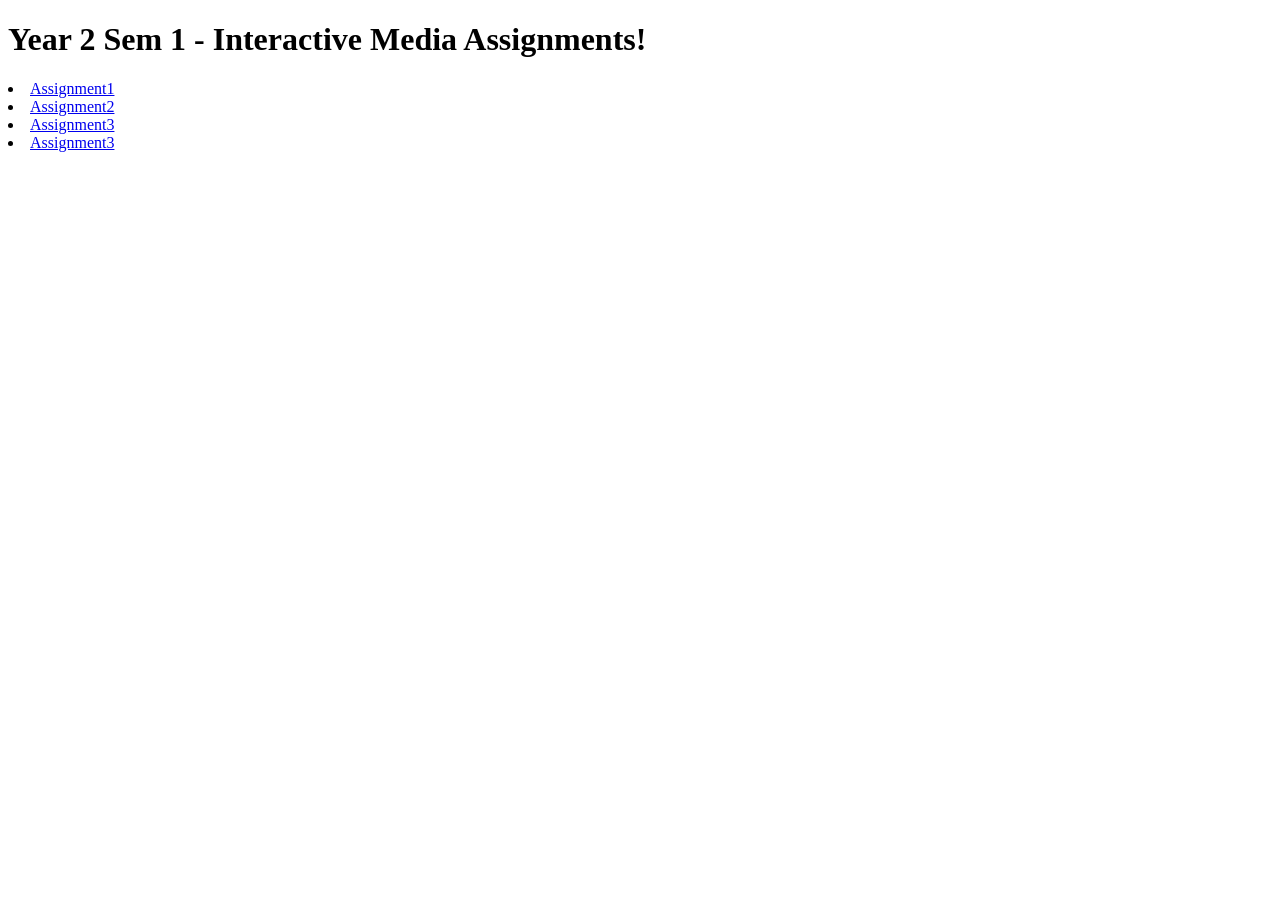
<file: index.html>
<!DOCTYPE html>
<html lang="en">
<head>
    <meta charset="UTF-8">
    <meta name="viewport" content="width=device-width, initial-scale=1.0">
    <title>Johnny's Assignments!</title>
</head>
<body>
    <h1>Year 2 Sem 1 - Interactive Media Assignments!</h1>
    <o1>
        <li><a href="Assignment1/">Assignment1</a></li>
        <li><a href="Assignment2/">Assignment2</a></li>
        <li><a href="Assignment3/">Assignment3</a></li>
        <li><a href="Assignment4/">Assignment3</a></li>
    </o1>
</body>
</html>
</file>
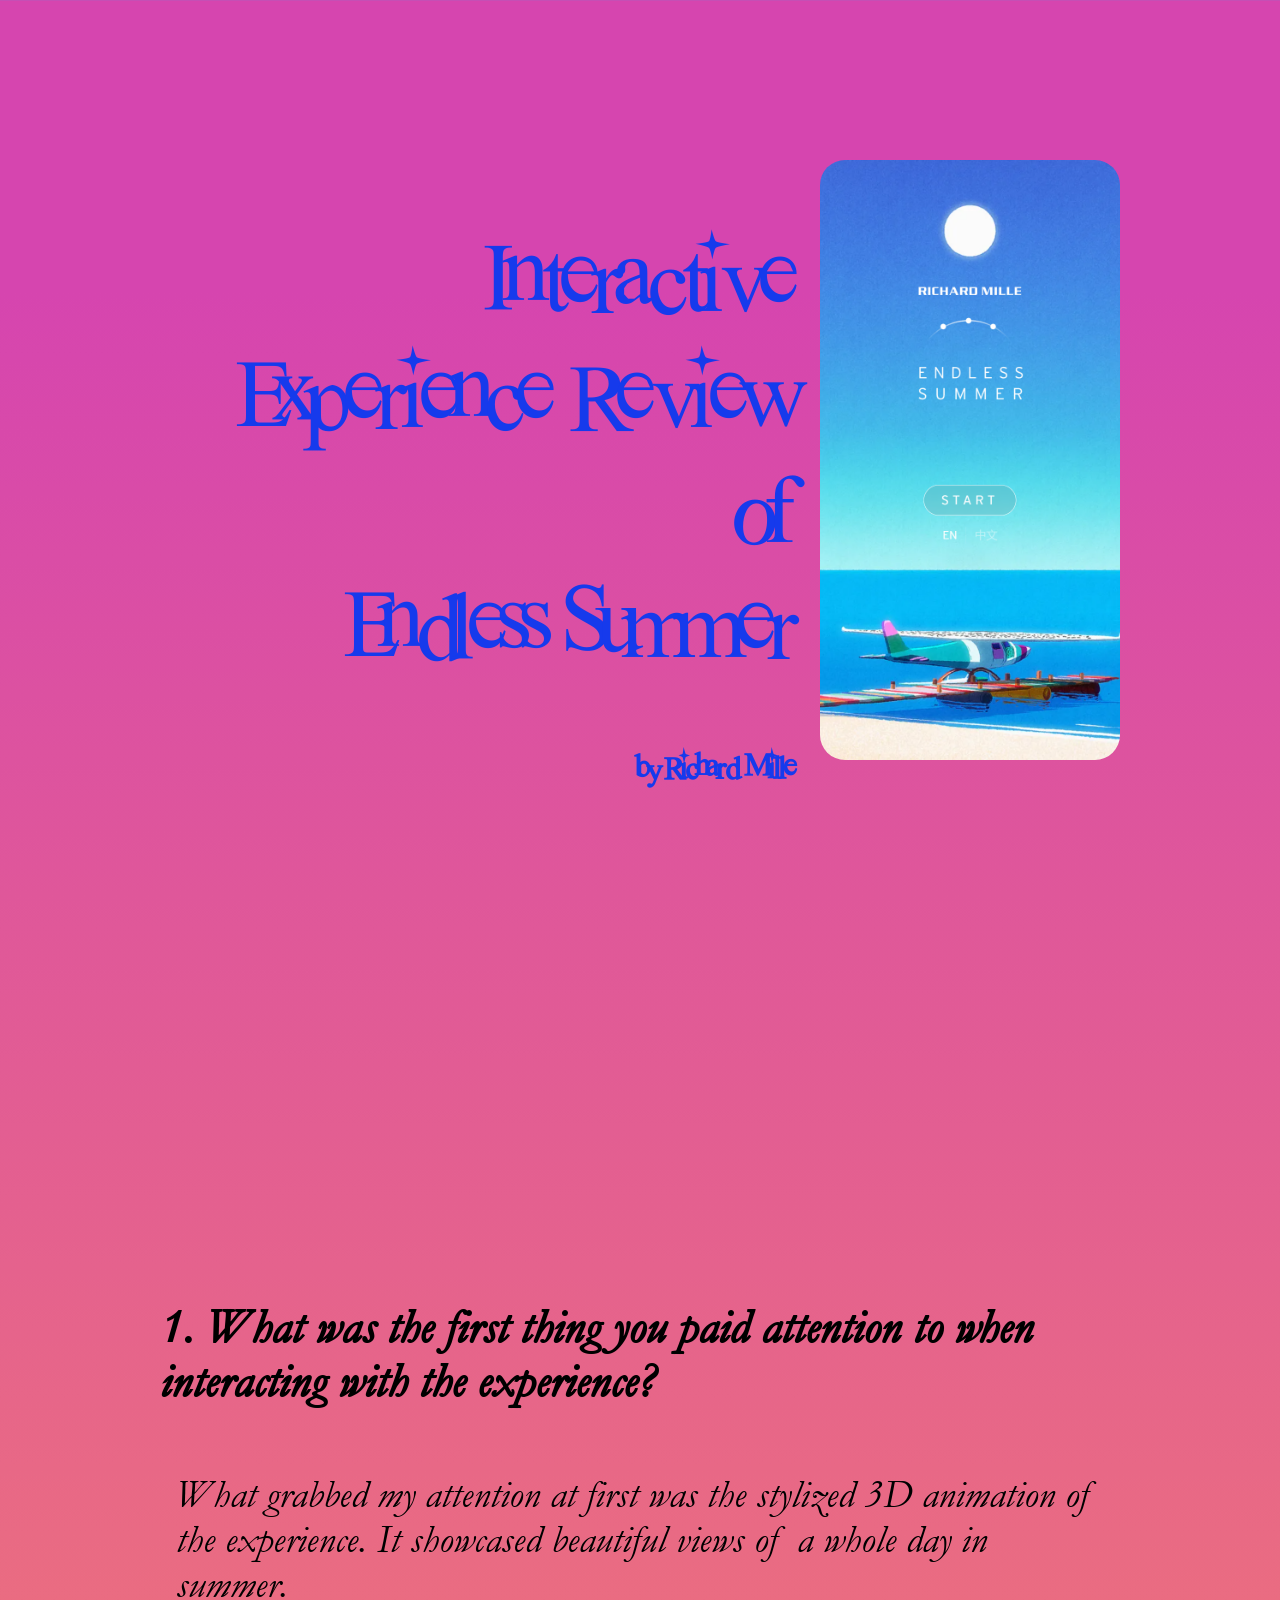
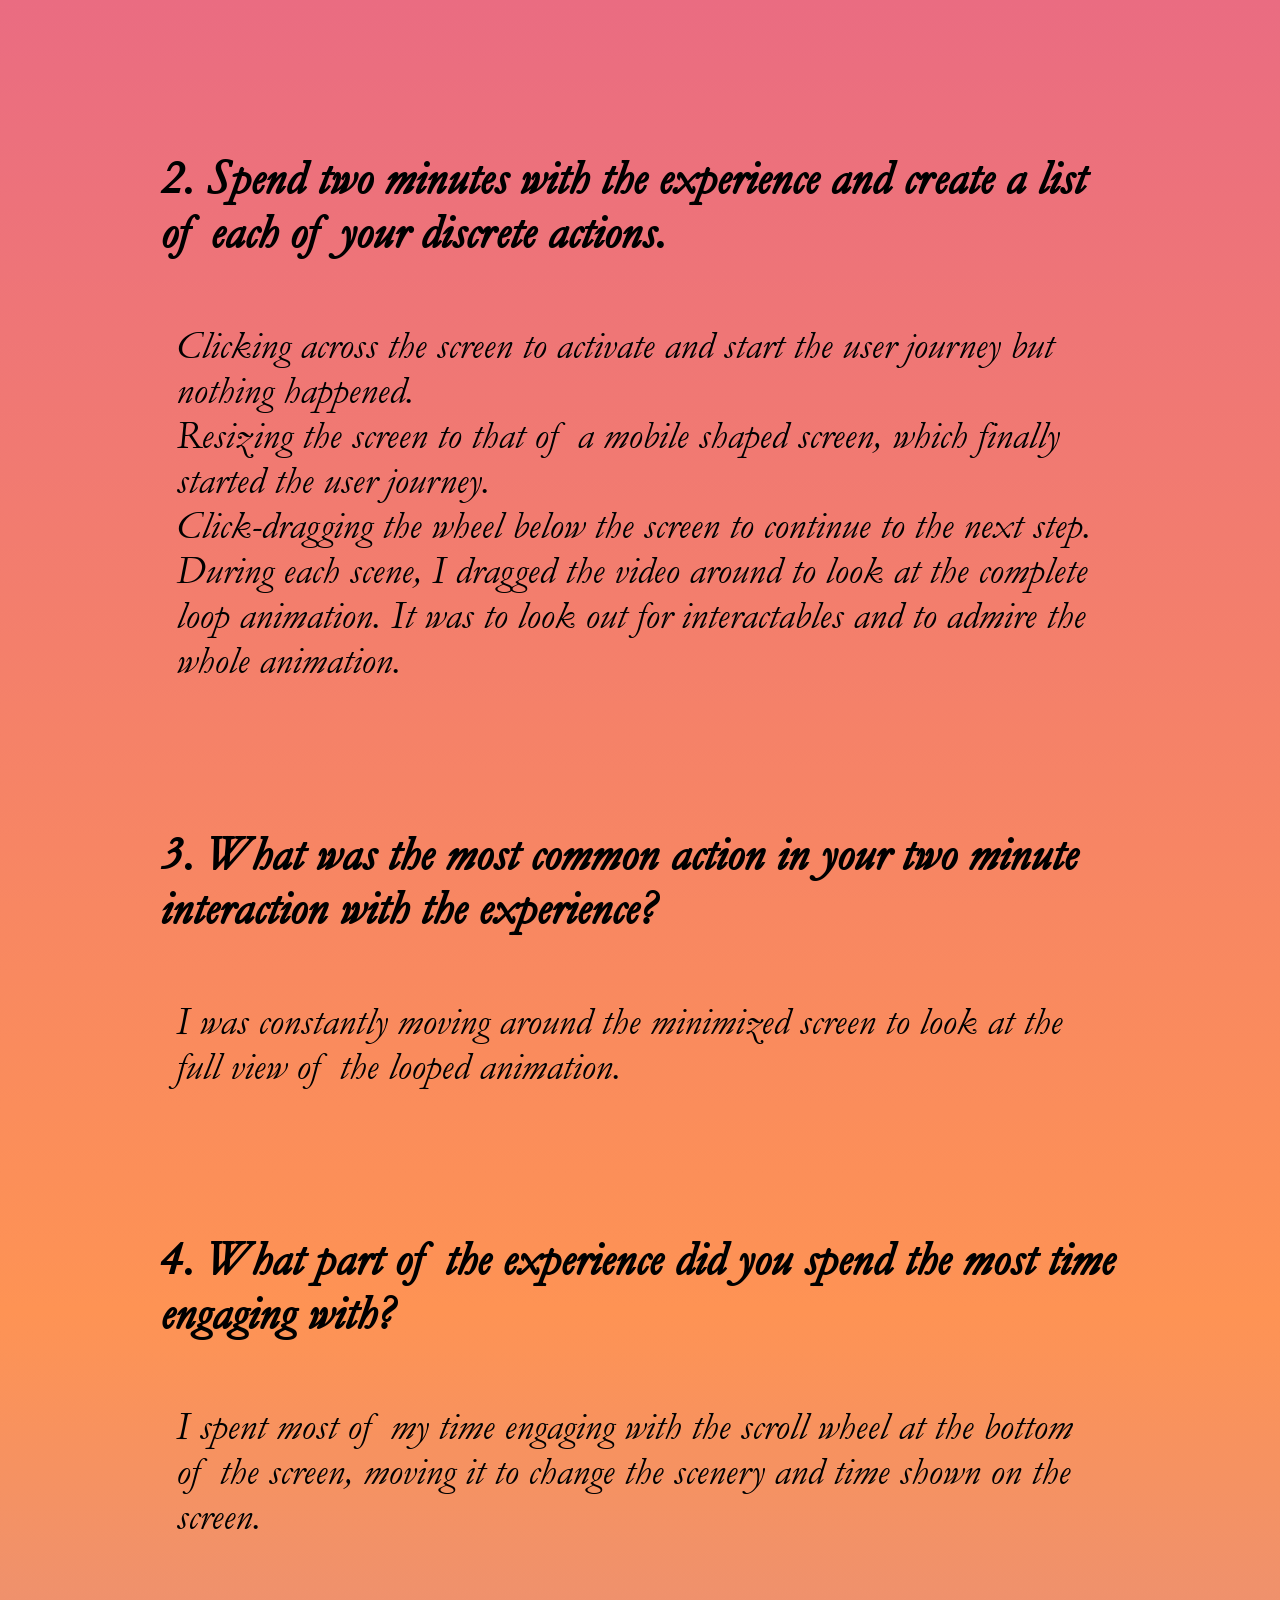
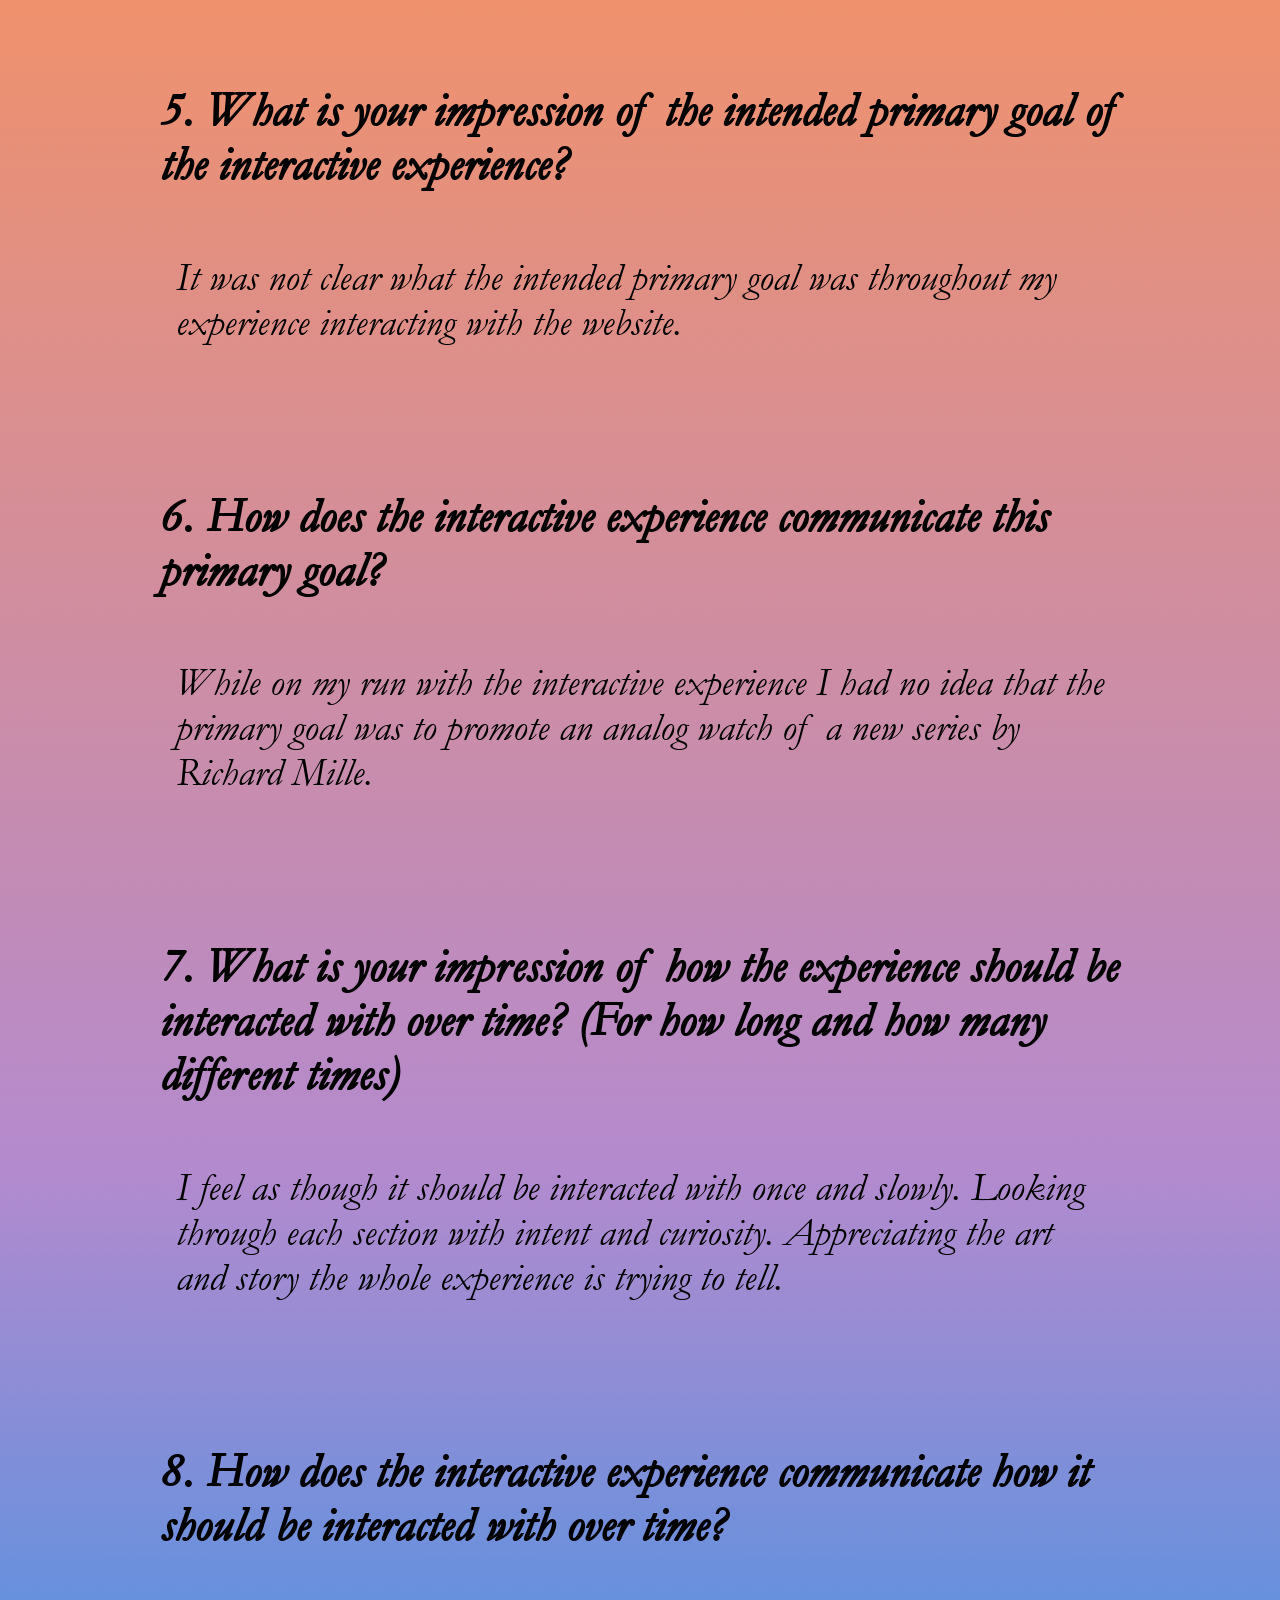
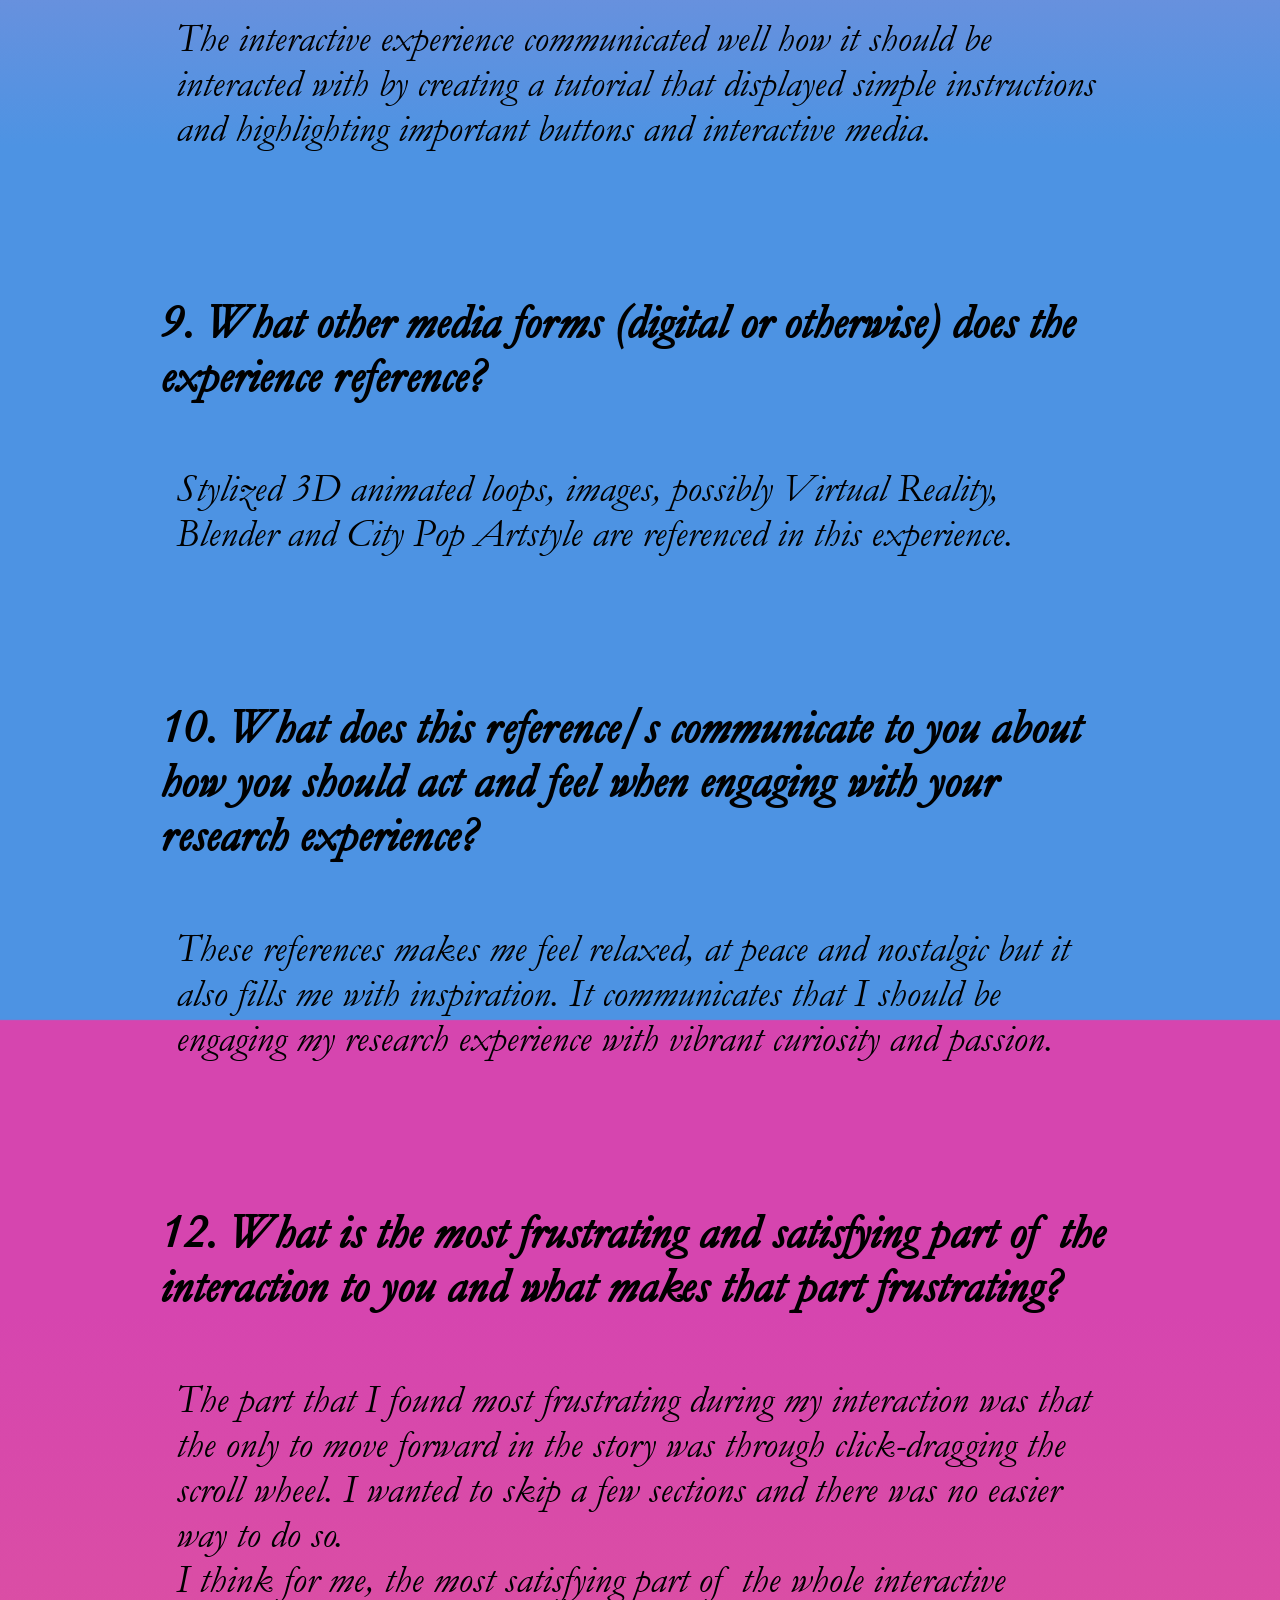
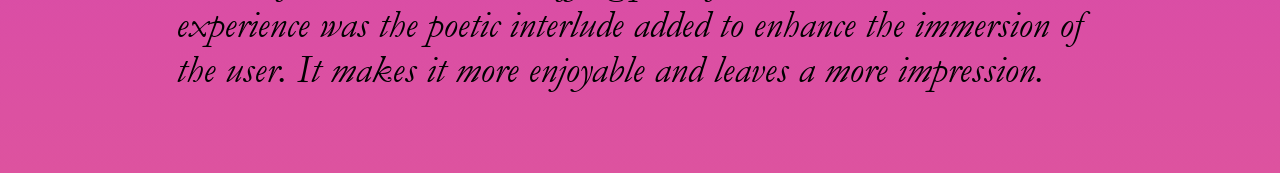
<file: Assignment 1/index.html>
<!DOCTYPE html>
<html lang="en">
    <head>
        <meta charset="UTF-8">
        <meta name="viewport" content="width=device-width, initial-scale=1.0">

        <link rel="stylesheet" href="style.css">

        <title>Johnny's Review Page</title>
    </head>


    <body>
        <main class="center">

            <div class="center-text">
                <h1>Interactive<br>
                    Experience Review of<br>
                    Endless Summer 
                </h1>

                <h3>by Richard Mille</h3>
            </div>
        <!--  I initially had the title be one whole thing but seperated it by lines using the element <br> to create and shaped the title to look how I wanted it. -->
        <!-- The reason i created the class Center for the title and the image was to create a whole group just for when users who view the page will see it first. -->

            <div class="center-image">
                <img src="img/EndSum.png" alt="Endless Summer">
            </div>
        </main>

            <h4>1. What was the first thing you paid attention to when interacting with the experience?</h4>
            <p>What grabbed my attention at first was the stylized 3D animation of the experience. It showcased beautiful views of a whole day in summer.</p>

            <h4>2. Spend two minutes with the experience and create a list of each of your discrete actions.</h4>
            <p>Clicking across the screen to activate and start the user journey but nothing happened.<br>
            Resizing the screen to that of a mobile shaped screen, which finally started the user journey.<br>
            Click-dragging the wheel below the screen to continue to the next step.<br>
            During each scene, I dragged the video around to look at the complete loop animation. It was to look out for interactables and to admire the whole animation.<br>
            </p>

            <h4>3. What was the most common action in your two minute interaction with the experience?</h4>
            <p>I was constantly moving around the minimized screen to look at the full view of the looped animation. </p>

            <h4>4. What part of the experience did you spend the most time engaging with?</h4>
            <p>I spent most of my time engaging with the scroll wheel at the bottom of the screen, moving it to change the scenery and time shown on the screen.</p>

            <h4>5. What is your impression of the intended primary goal of the interactive experience?</h4>
            <p>It was not clear what the intended primary goal was throughout my experience interacting with the website.</p>

            <h4>6. How does the interactive experience communicate this primary goal?</h4>
            <p>While on my run with the interactive experience I had no idea that the primary goal was to promote an analog watch of a new series by Richard Mille.</p>

            <h4>7. What is your impression of how the experience should be interacted with over time? (For how long and how many different times)</h4>
            <p>I feel as though it should be interacted with once and slowly. Looking through each section with intent and curiosity. Appreciating the art and story the whole experience is trying to tell.</p>

            <h4>8. How does the interactive experience communicate how it should be interacted with over time?</h4>
            <p>The interactive experience communicated well how it should be interacted with by creating a tutorial that displayed simple instructions and highlighting important buttons and interactive media.</p>

            <h4>9. What other media forms (digital or otherwise) does the experience reference?</h4>
            <p>Stylized 3D animated loops, images, possibly Virtual Reality, Blender and City Pop Artstyle are referenced in this experience. </p>

            <h4>10. What does this reference/s communicate to you about how you should act and feel when engaging with your research experience?</h4>
            <p>These references makes me feel relaxed, at peace and nostalgic but it also fills me with inspiration. It communicates that I should be engaging my research experience with vibrant curiosity and passion.</p>

            <h4>12. What is the most frustrating and satisfying part of the interaction to you and what makes that part frustrating?</h4>
            <p>The part that I found most frustrating during my interaction was that the only to move forward in the story was through click-dragging the scroll wheel. I wanted to skip a few sections and there was no easier way to do so.<br>
            I think for me, the most satisfying part of the whole interactive experience was the poetic interlude added to enhance the immersion of the user. It makes it more enjoyable and leaves a more impression.
            </p>

            <!-- Increase size of Question Texts compared to Answer Texts. -->
    </body>
</html>
</file>
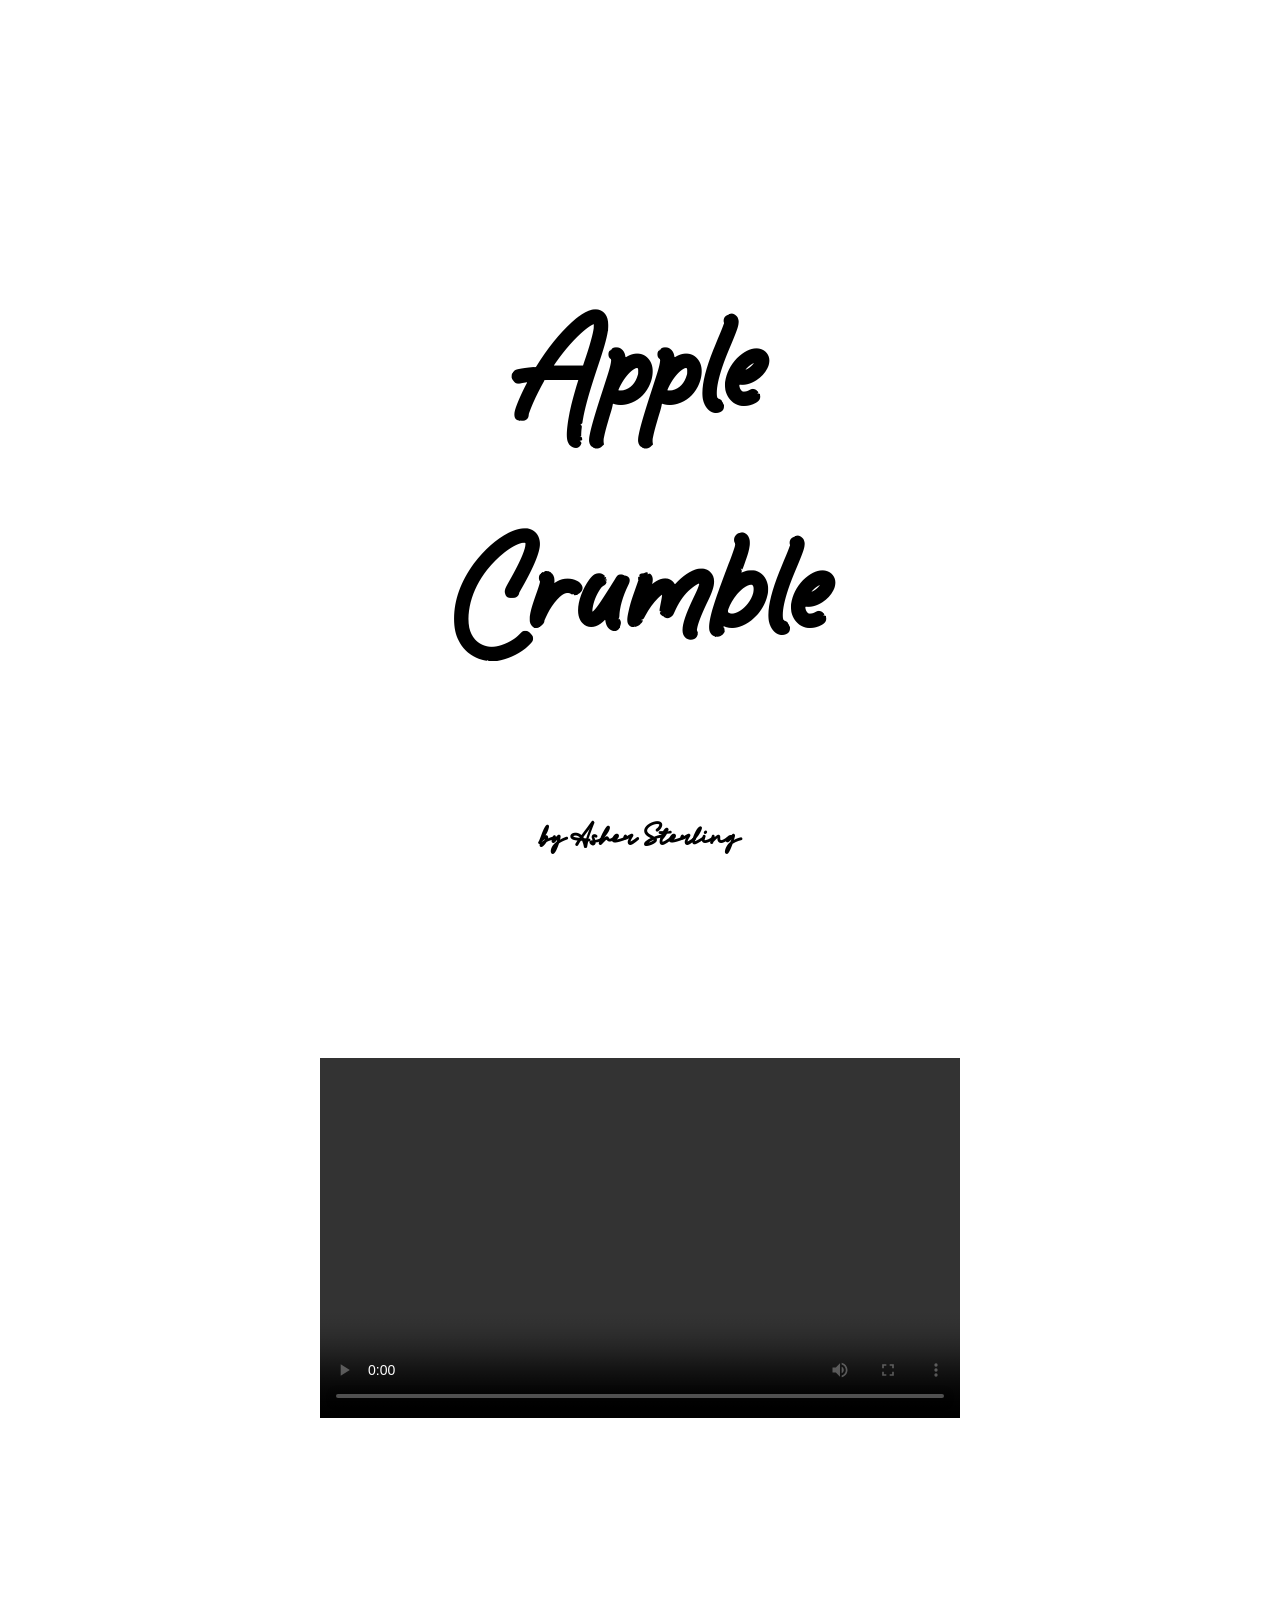
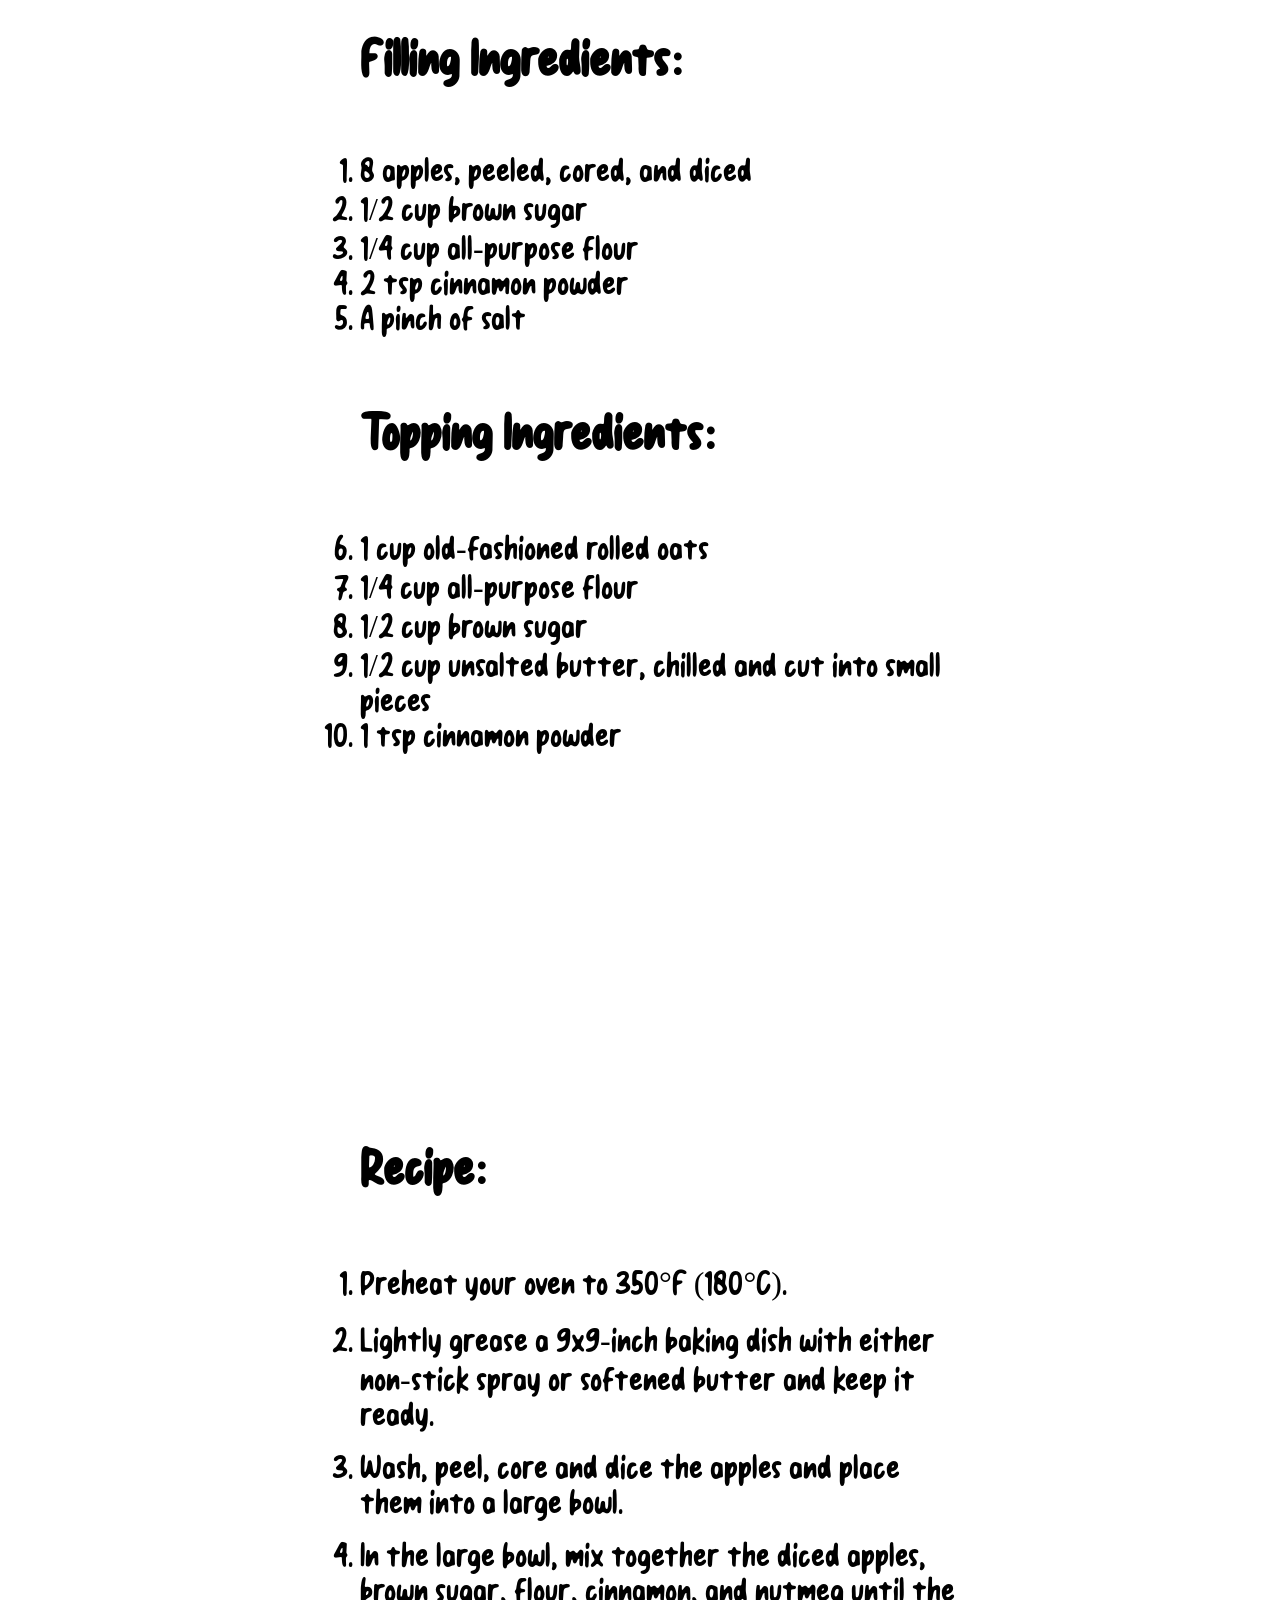
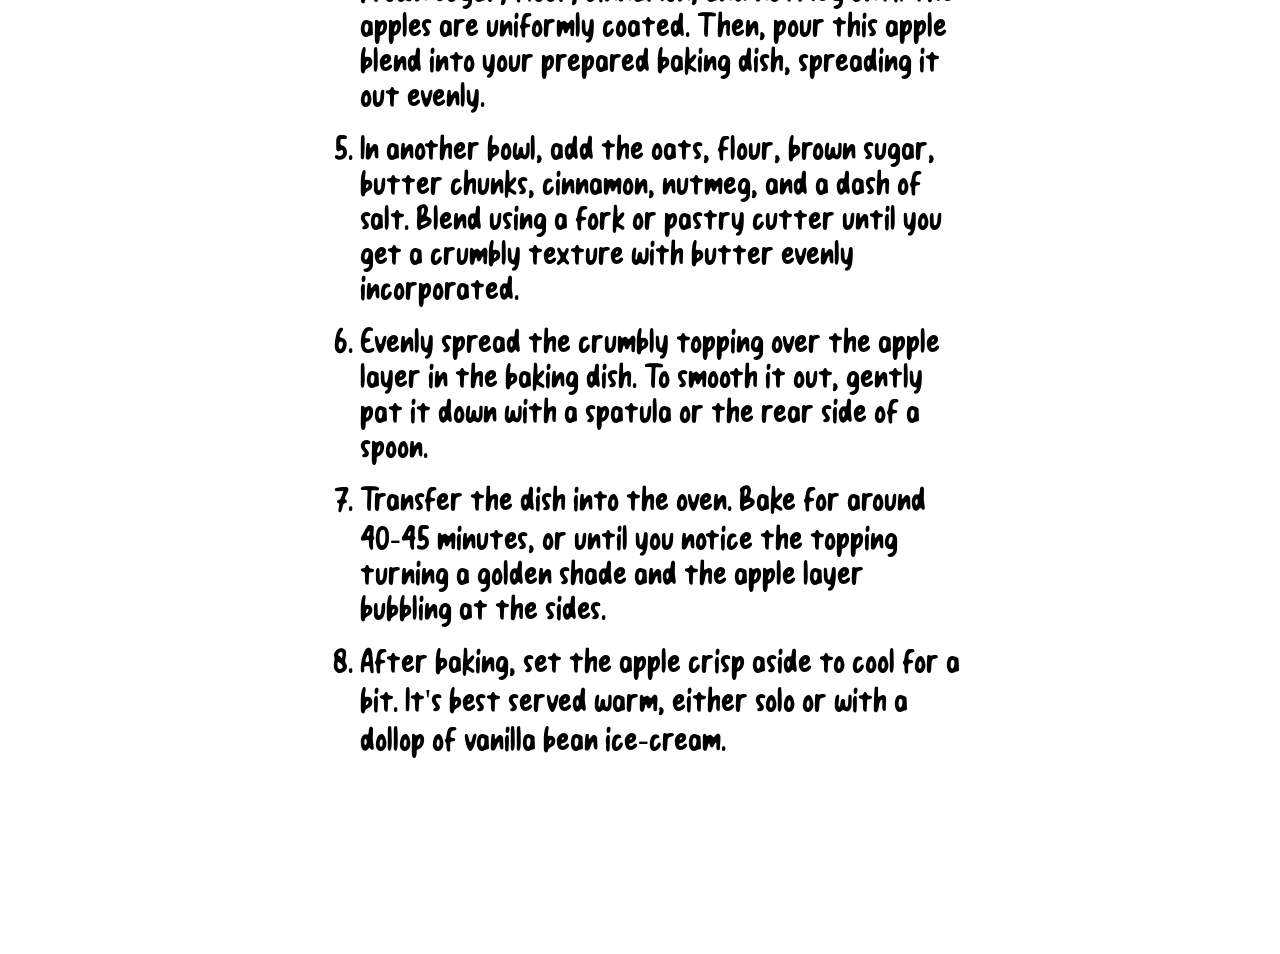
<file: Assignment 2/index.html>
<!DOCTYPE html>
<html lang="en">
<head>
    <meta charset="UTF-8">
    <meta name="viewport" content="width=device-width, initial-scale=1.0">

    <link rel="stylesheet" href="style.css">

    <title>APPLE CRUMBLE RECIPE</title>
</head>

<body class="brownbox">
    <!-- After conducting research on a series of similar baking recipe websites, I note of the good and bad of each websites. -->
    <div>
        <h1 class="title">
            Apple Crumble
        </h1>

        <h4>
            by Asher Sterling
        </h4>
    </div>

    <div>
        <video width="640" height="360" controls class="video"> 
            <source src="Media/" type="video/mp4">
            Your browser does not support the video tag.
        </video>        
    </div>

        <ol class="Ingredients">
            <h3>Filling Ingredients:</h3><br>
                <li>8 apples, peeled, cored, and diced</li>
                <li>1/2 cup brown sugar</li>
                <li>1/4 cup all-purpose flour</li>
                <li>2 tsp cinnamon powder</li>
                <li>A pinch of salt</li>
            <br>
            <h3>Topping Ingredients:</h3><br>
                <li>1 cup old-fashioned rolled oats</li>
                <li>1/4 cup all-purpose flour</li>
                <li>1/2 cup brown sugar</li>
                <li>1/2 cup unsalted butter, chilled and cut into small pieces</li>
                <li>1 tsp cinnamon powder</li>
        </ol>

    <ol class="recipe">
        <h3>Recipe:</h3><br>
            <li>Preheat your oven to 350°F (180°C).</li><br>
            <li>Lightly grease a 9x9-inch baking dish with either non-stick spray or softened butter and keep it ready.</li><br>
            <li>Wash, peel, core and dice the apples and place them into a large bowl.</li><br>
            <li>In the large bowl, mix together the diced apples, brown sugar, flour, cinnamon, and nutmeg until the apples are uniformly coated. Then, pour this apple blend into your prepared baking dish, spreading it out evenly.</li><br>
            <li>In another bowl, add the oats, flour, brown sugar, butter chunks, cinnamon, nutmeg, and a dash of salt. Blend using a fork or pastry cutter until you get a crumbly texture with butter evenly incorporated.</li><br>
            <li>Evenly spread the crumbly topping over the apple layer in the baking dish. To smooth it out, gently pat it down with a spatula or the rear side of a spoon.</li><br>
            <li>Transfer the dish into the oven. Bake for around 40-45 minutes, or until you notice the topping turning a golden shade and the apple layer bubbling at the sides.</li><br>
            <li>After baking, set the apple crisp aside to cool for a bit. It's best served warm, either solo or with a dollop of vanilla bean ice-cream.</li><br>
    </ol>
    
</body>
</html>
</file>
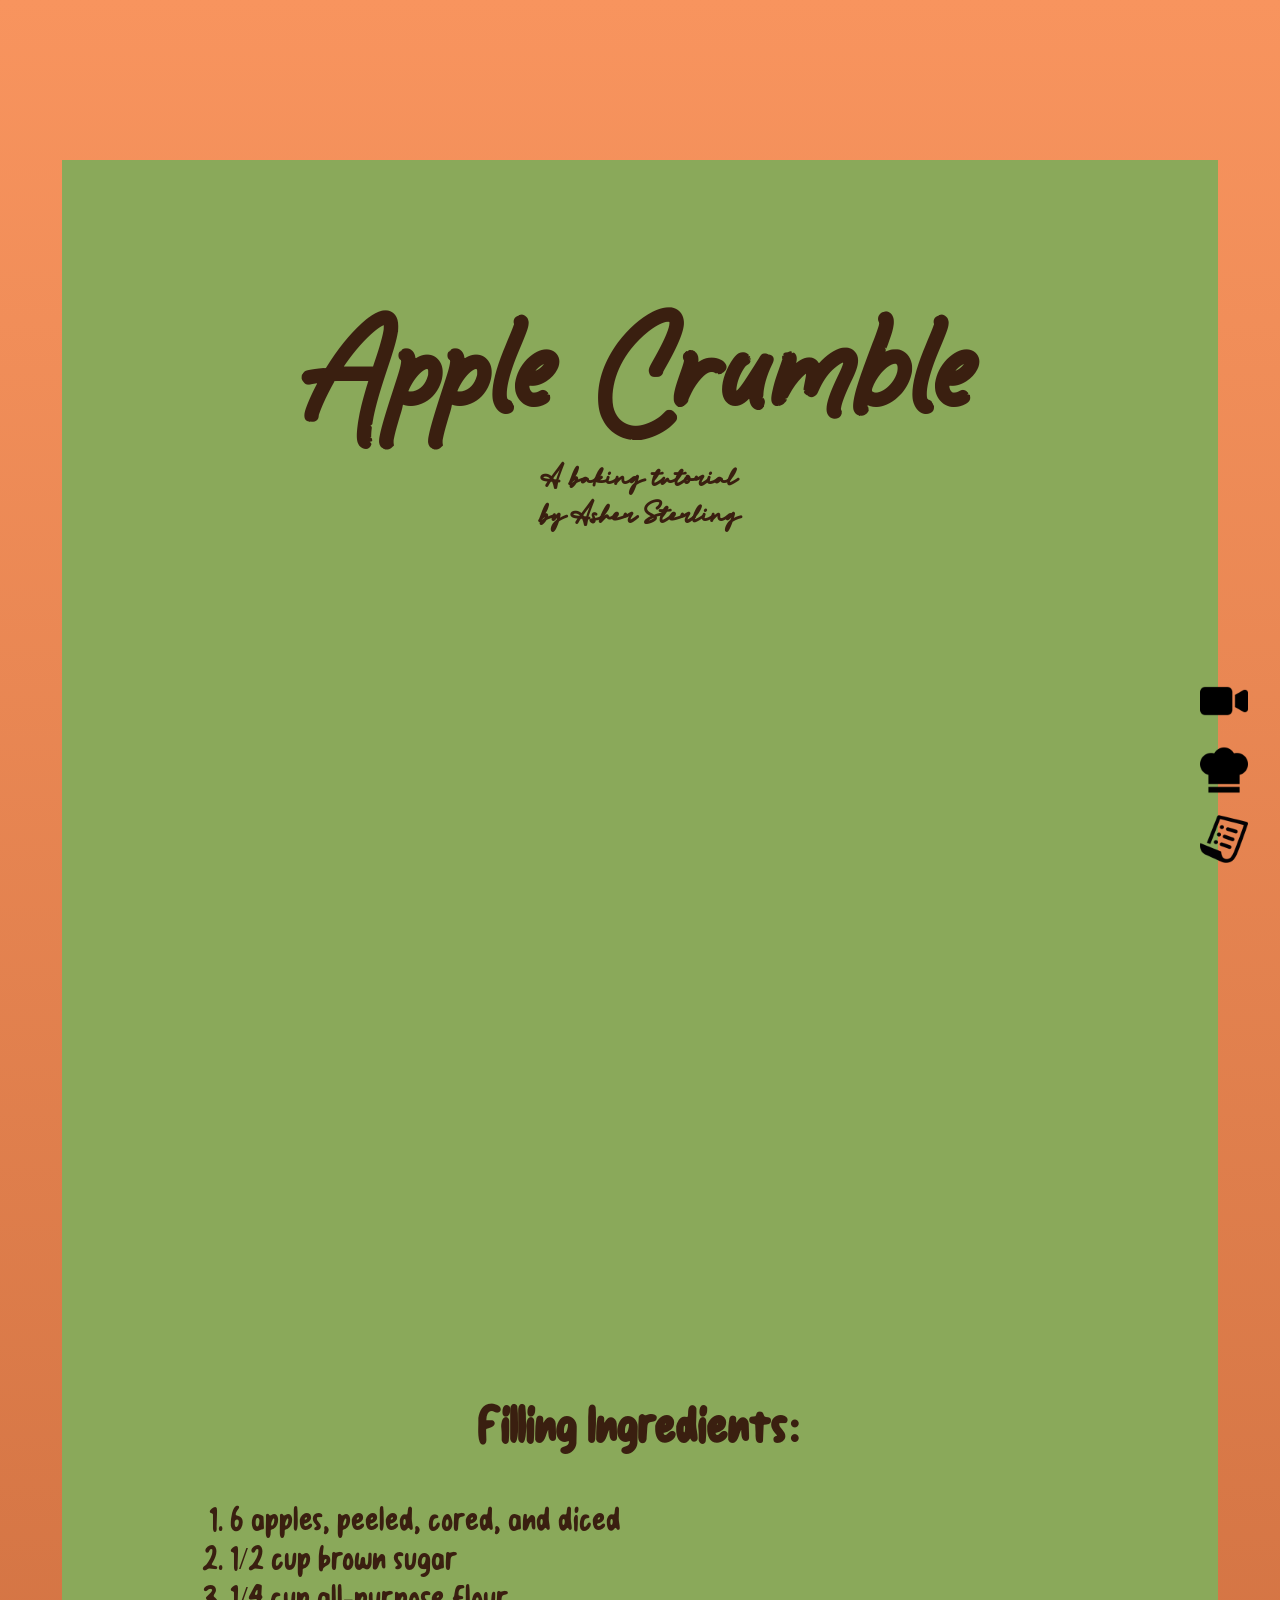
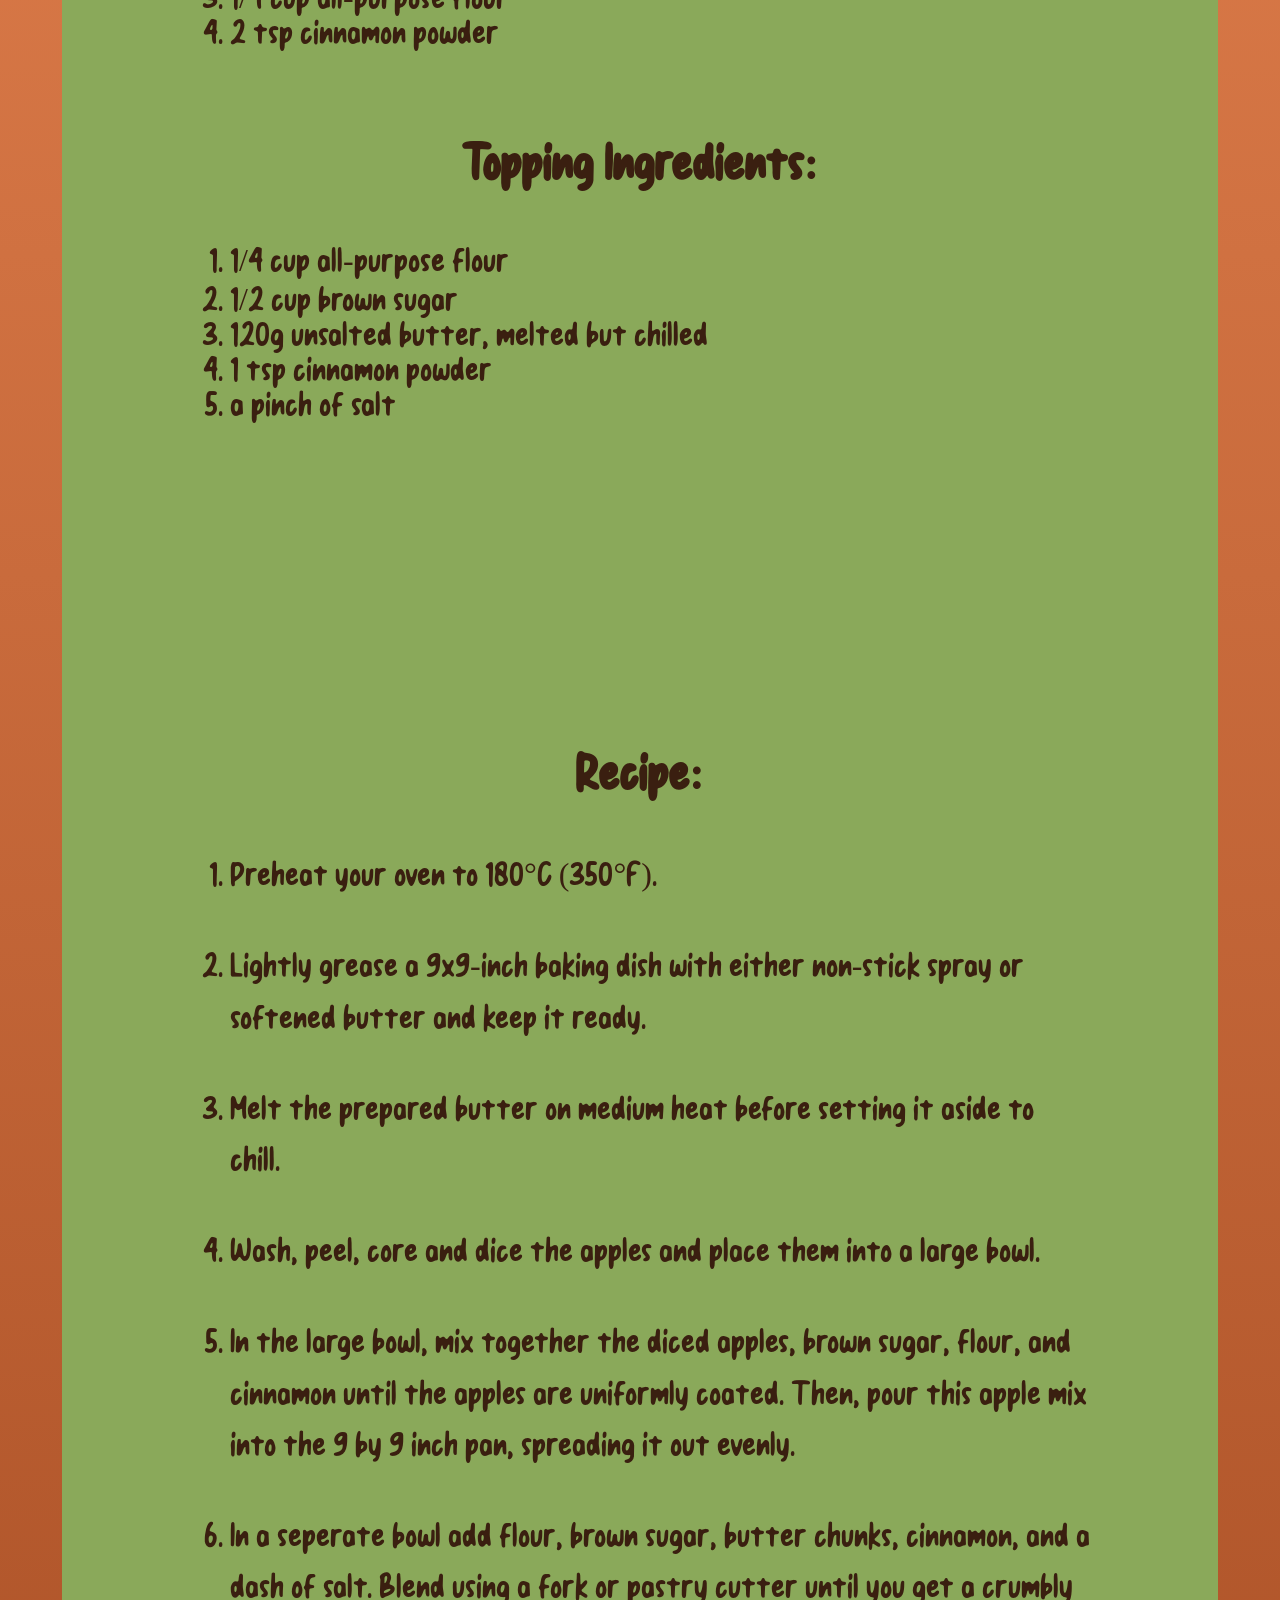
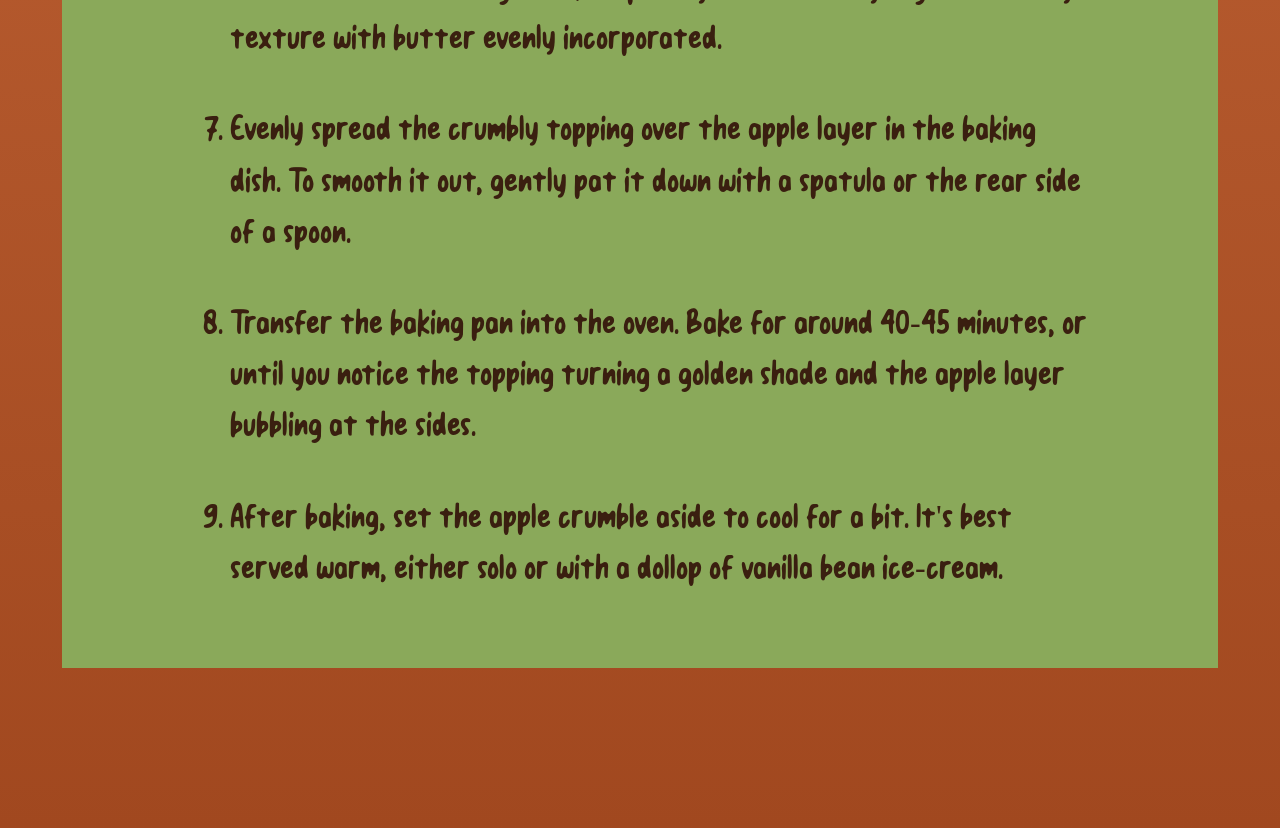
<file: Assignment2/index.html>
<!DOCTYPE html>
<html lang="en">
<head>
    <meta charset="UTF-8">
    <meta name="viewport" content="width=device-width, initial-scale=1.0">

    <link rel="stylesheet" href="style.css">
    <link rel="icon" type="image/x-icon" href="Icons/favicon.ico">


    <title>APPLE CRUMBLE RECIPE</title>
</head>

<body>
    <!-- After conducting research on a series of similar baking recipe websites, I take a few notes of the good and bad of each websites.
     Such as the big titles above the entire website to help draw user's attention to what they were looking for.
     Secondly, they also had a video prepared at the very beginning as people would prefer to watch than read as it is simpler.
     Third, they had buttons to help navigate between video, recipe and ingredient list but they were mopstly at the top of the website making it non accessible to users when they want to swap in between recipe and video. -->
    <div class="brownbox">
        <div class="title">
            <h1>
                Apple Crumble
            </h1>
            <h4>
                A baking tutorial<br>
                by Asher Sterling
            </h4>
            <!-- Asher Sterling is just an alias of mine. I created and edited the video myself using capcut before uploading it to youtube and them embedding the link
             into the website because the file was too large to push. -->
        </div>
        <div id="video">
            <iframe width="960" height="540"
            src="https://www.youtube.com/embed/TQbppAbuVa4?si=v-iBWnYkdaYzj2gH" 
            title="YouTube video player" frameborder="0" allow="accelerometer; autoplay; clipboard-write; encrypted-media; gyroscope; picture-in-picture; web-share" referrerpolicy="strict-origin-when-cross-origin" allowfullscreen></iframe>       
        </div>
        <div id="ingredients" class="Ingredients">
            <h3>Filling Ingredients:</h3>
                <ol>
                    <li>6 apples, peeled, cored, and diced</li>
                    <li>1/2 cup brown sugar</li>
                    <li>1/4 cup all-purpose flour</li>
                    <li>2 tsp cinnamon powder</li>
                </ol>
        <br>
        <!-- I thought it was best to divide everything into different classes and IDs. -->
            <h3>Topping Ingredients:</h3>
                <ol>
                    <li>1/4 cup all-purpose flour</li>
                    <li>1/2 cup brown sugar</li>
                    <li>120g unsalted butter, melted but chilled</li>
                    <li>1 tsp cinnamon powder</li>
                    <li>a pinch of salt</li>
                </ol>
        </div>
        <!-- It was a little hard for me to figure out that h3 dont work inside of (ol) ordered lists and I ended up combining the recipe listz using a class. -->
        <div id="recipe" class="recipe">
            <h3>Recipe:</h3>
                <ol>
                    <li>Preheat your oven to 180°C (350°F).</li>
                    <li>Lightly grease a 9x9-inch baking dish with either non-stick spray or softened butter and keep it ready.</li>
                    <li>Melt the prepared butter on medium heat before setting it aside to chill.</li>
                    <li>Wash, peel, core and dice the apples and place them into a large bowl.</li>
                    <li>In the large bowl, mix together the diced apples, brown sugar, flour, and cinnamon until the apples are uniformly coated. Then, pour this apple mix into the 9 by 9 inch pan, spreading it out evenly.</li>
                    <li>In a seperate bowl add flour, brown sugar, butter chunks, cinnamon, and a dash of salt. Blend using a fork or pastry cutter until you get a crumbly texture with butter evenly incorporated.</li>
                    <li>Evenly spread the crumbly topping over the apple layer in the baking dish. To smooth it out, gently pat it down with a spatula or the rear side of a spoon.</li>
                    <li>Transfer the baking pan into the oven. Bake for around 40-45 minutes, or until you notice the topping turning a golden shade and the apple layer bubbling at the sides.</li>
                    <li>After baking, set the apple crumble aside to cool for a bit. It's best served warm, either solo or with a dollop of vanilla bean ice-cream.</li>
                </ol>
            <!-- The recipe here is one that was learnt previously online and has since been tweaked over time. -->
        </div>
    </div>
    <nav class="sidebuttons">
    <a href="#video" class="btn" aria-label="Jump to video">
        <img src="Icons/video.png" alt="">
    </a>
    <a href="#ingredients" class="btn" aria-label="Jump to ingredients">
        <img src="Icons/chef.png" alt="">
    </a>
    <a href="#recipe" class="btn" aria-label="Jump to recipe">
        <img src="Icons/recipe.png" alt="">
    </a>
    <!-- I searched up a youtube video to learn how to created these buttons because i wanted to add navigationability to the website that others seems to either lack or have differently. -->
</nav>
</body>
</html>
</file>
<file: Assignment 1/style.css>
/* -------- FONTS -------- */

@font-face {    
    font-family: 'romantic';
    src: url('Fonts/ROMANTIC.TTF'), format(.ttf);
}

@font-face {    
    font-family: 'snpro';
    src: url('Fonts/SNPro-VariableFont_wght.ttf'), format(.ttf);
}

@font-face {    
    font-family: 'garamond';
    src: url('Fonts/Garamond-Italic.ttf'), format(.ttf);
}

/* ---------- TITLE ---------- */

.center {
    width: 100%;
    max-width: 1100px;
    margin: 0px ;

    display: flex;
    justify-content: right;

    margin-bottom: 30rem;

    gap: 25px;
    /* gap between image and title */
}



/* h1 { 
  font-size: 3rem;
  font-family: 'Chango';
  font-weight: bold;

  padding: 0rem 40rem 30rem 0rem;

  text-align: end;
}
*/

.center-text {
    width: 70%;
    text-align: right;
    color: #163aec;
    
}

.center-text h1 {

    font-family: 'romantic', sans-serif;
    font-size: 6rem;

    text-align: right;
    
    line-height: 1.2;
    font-weight: 1;
    
}

.center-text h3 {
    margin-top: 4px;

    font-family: 'romantic', sans-serif;
    font-size: 2rem;

}


/* -------- IMAGE -------- */

.center-image {
    width: 300px;
    height: 600px;

    border-radius: 25px;

    overflow: hidden;

    flex-shrink: 0;
}

.center-image img {
    width: 100%;
    height: 100%;

    object-fit: cover;

    display: block;
}

/* -------- TEXT -------- */

h4 {
  font-size: 3rem;
  font-family: 'garamond';

}

p {
  padding: 0rem 0rem 5rem 0rem;
  
  font-size: 2.5rem;
  font-family: 'garamond';
  padding: 0rem 1rem 5rem 1rem;
}


body {
  background: linear-gradient(#d645af 5%, #fe9354 50%, #b48ace 75%, #4d93e3 85%);
  height: 5500px;
  margin: 10rem 10rem 10rem 10rem;
  
}
/* This gradient box is me trying to add a sunset hue shift in the background of the entire page. Also I tried to make it simple by coding both h1 and p as a group to have similar effects but ended up creating seperate lines of codes for them.*/
/* I seperated, categorised and arranged the styles to be easier to read, hopefully. */
</file>
<file: Assignment 2/style.css>
/* --------FONTS-------- */
@font-face {
    font-family: 'wallabies';
    src: url('Fonts/Dreamy\ Wallabies.otf'), format(.otf);
}

@font-face {
    font-family: 'athena';
    src: url(Fonts/Athena\ Signature.otf), format(.otf);
}

@font-face {
    font-family: 'peach';
    src: url(Fonts/Organic\ Peach\ DEMO.otf), format(.otf);
}


/* --------TEXT-------- */
body {
    margin: 10rem 30rem 10rem 30rem;
    display: grid;
    justify-content: center;
}

h1 {
    font-family: 'wallabies', sans-serif;
    font-size: 10rem;
}

h3 {
    font-size: 3rem;
}

h4 {
    font-family: 'athena';
    font-size: 2rem;
}

p {
    font-size: 5rem;
}

ol {
    text-align: left;
}

li {
    font-size: 2rem;
}


/* --------CLASS-------- */
.brownbox {
    font-family: 'peach';
    text-align: center;
}

.Ingredients {
    margin-top: 10rem;
}

.recipe {
    margin-top: 20rem;
}

.video {
    margin-top: 10rem;
}
</file>
<file: Assignment2/style.css>
/* --------FONTS-------- */
@font-face {
    font-family: 'wallabies';
    src: url('Fonts/Dreamy\ Wallabies.otf'), format(opentype);
}

@font-face {
    font-family: 'athena';
    src: url(Fonts/Athena\ Signature.otf), format(opentype);
}

@font-face {
    font-family: 'peach';
    src: url(Fonts/Organic\ Peach\ DEMO.otf), format(opentype);
}
/* I decided to go for handwritten or cursive fonts to help bring that homemade and gentle feel to the webpage. */

/* --------ELEMENTS-------- */
html {
    min-height: 100%;
    background-repeat: no-repeat;
    background-attachment: fixed;
    scroll-behavior: smooth;
}
/* I wanted the transition from clicking the sidebuttons to scroll smoothly instead of jumping to their respective sections. */
/* I also encountered an issue with my background gradient repeating. */

body {
    margin: 10rem 30rem 10rem 30rem;
    display: grid;
    justify-content: center;
    color: #3a1f10;
    background: linear-gradient(180deg, #f8945e 0%, #a1481f 100%);
    min-height: 100vh;
    font-family: 'peach';
    text-align: center;
}
/* I had initially tried to do everything in this body element but it proved too difficult to differentiate. So I created a seperate class for the title, headings, and lists. */

h1 {
    font-family: 'wallabies', sans-serif;
    font-size: 10rem;
    margin-bottom: 0;
    line-height: 1;
}

h3 {
    font-size: 3rem;
}

h4 {
    font-family: 'athena';
    font-size: 2rem;
    margin-top: 0;
}

p {
    font-size: 5rem;
}

ol {
    text-align: left;
}

li {
    font-size: 2rem;
}


/* --------CLASS-------- */
.brownbox {
    background-color: #8aa95a;
    min-height: 100vh;
    width: 900px;
    padding: 2rem 8rem;
    box-sizing: content-box;
    margin: 0 auto;
}

.Ingredients {
    margin-top: 10rem;
}

.recipe {
    margin-top: 20rem;
}

.recipe li {
    line-height: 1.6;
    margin-bottom: 2.5rem;
}

.video {
    margin-top: 10rem;
    margin-bottom: 5rem;
}

.title {
    margin-bottom: 10rem;
}

.sidebuttons {
    position: fixed;
    right: 2rem;
    bottom: 2rem;
    display: flex;
    flex-direction: column;
    gap: 1rem;
    z-index: 10;
}
/* I didnt want the buttons to exclusively stay somewhere on the page because the navigational tool should be easily accessible to users immediately. */

.btn img {
    width: 3rem;
    height: 3rem;
}

.btn:hover {
    transform: scale(1.1);
    background-color: #f09060;
}

.btn:active {
    transform: scale(0.95);
}
</file>
